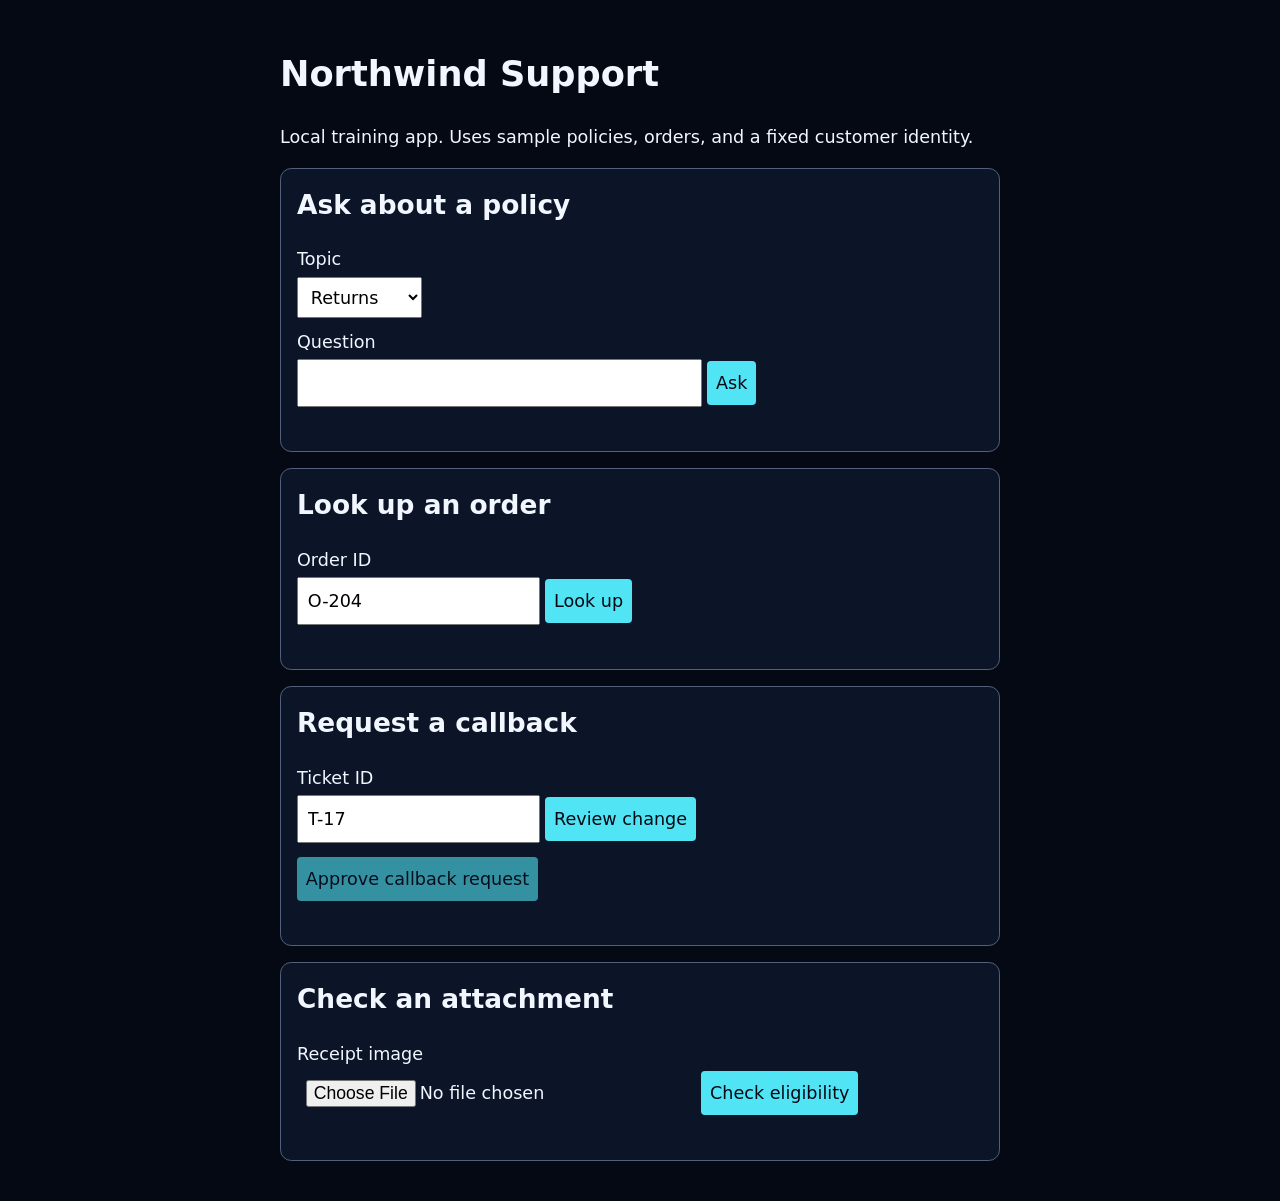
<file: modules/module-16/lab/wwwroot/index.html>
<!doctype html>
<html lang="en">
<head>
<meta charset="utf-8">
<meta name="viewport" content="width=device-width, initial-scale=1">
<title>Northwind Support</title>
<style>
body { margin: auto; max-width: 45rem; padding: 1.5rem; font: 1.1rem/1.5 system-ui; background: #050914; color: #f1f6ff; }
section { padding: 1rem; margin-block: 1rem; background: #0b1527; border: 1px solid #52607a; border-radius: .7rem; }
h2 { margin-top: 0; } label { display: block; }
input, select, button { box-sizing: border-box; max-width: 100%; margin-block: .25rem .65rem; padding: .55rem; font: inherit; }
button { background: #50e4f5; color: #050914; border: 0; border-radius: .25rem; }
button:disabled { opacity: .6; }
:focus-visible { outline: 3px solid #aa8cff; outline-offset: 3px; }
</style>
<script src="desk.js" defer></script>
</head>
<body>
<main>
<h1>Northwind Support</h1>
<p>Local training app. Uses sample policies, orders, and a fixed customer identity.</p>
<section>
<h2>Ask about a policy</h2>
<form id="policy">
<label for="topic">Topic</label>
<select id="topic" name="topic"><option value="returns">Returns</option><option value="shipping">Shipping</option><option value="warranty">Warranty</option><option value="gift-cards">Gift cards</option></select>
<label for="question">Question</label>
<input id="question" name="text" size="38">
<button>Ask</button>
</form>
<p id="policy-result" role="status"></p>
</section>
<section>
<h2>Look up an order</h2>
<form id="order">
<label for="order-id">Order ID</label>
<input id="order-id" name="id" value="O-204" required>
<button>Look up</button>
</form>
<p id="order-result" role="status"></p>
</section>
<section>
<h2>Request a callback</h2>
<form id="ticket">
<label for="ticket-id">Ticket ID</label>
<input id="ticket-id" name="ticket" value="T-17" required>
<button>Review change</button>
</form>
<button id="approve" type="button" disabled>Approve callback request</button>
<p id="ticket-result" role="status"></p>
</section>
<section>
<h2>Check an attachment</h2>
<form id="attachment">
<label for="attachment-file">Receipt image</label>
<input id="attachment-file" name="file" type="file" accept="image/jpeg" required>
<button>Check eligibility</button>
</form>
<p id="attachment-result" role="status"></p>
</section>
</main>
</body>
</html>
</file>
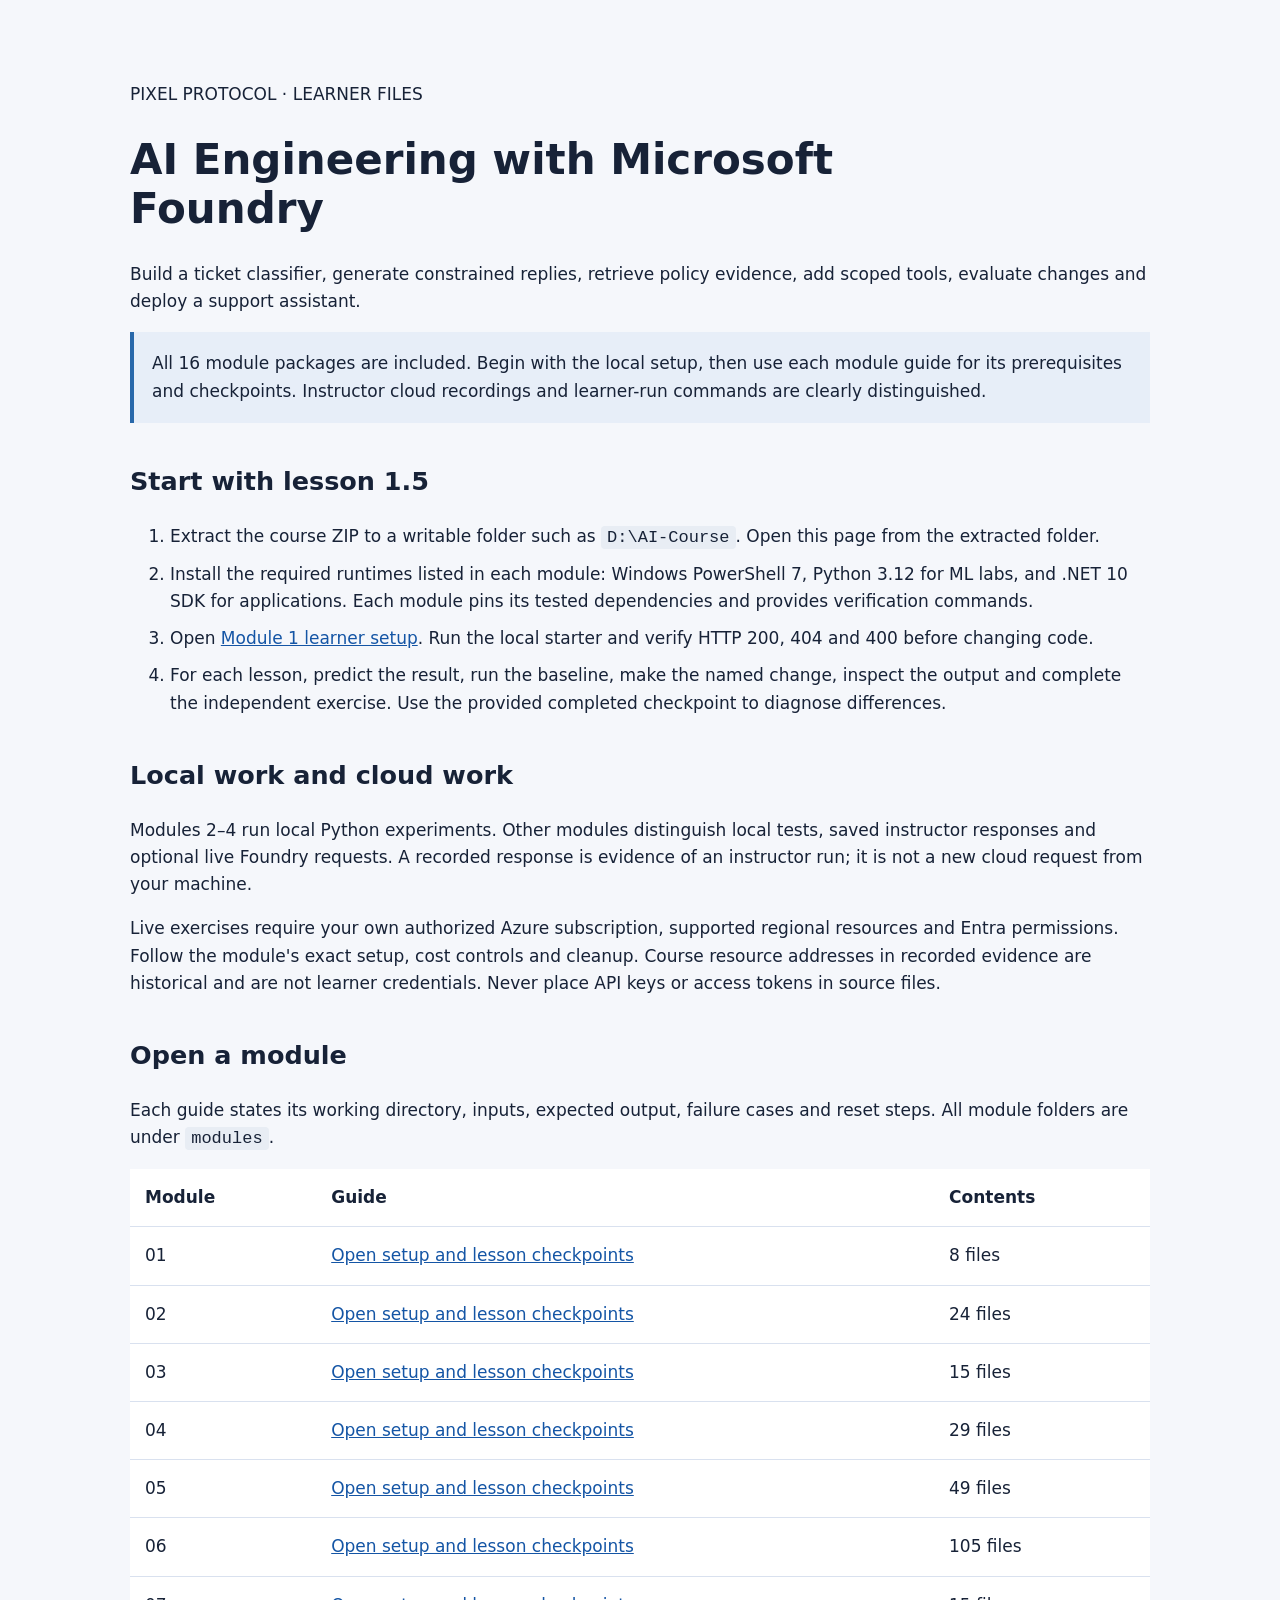
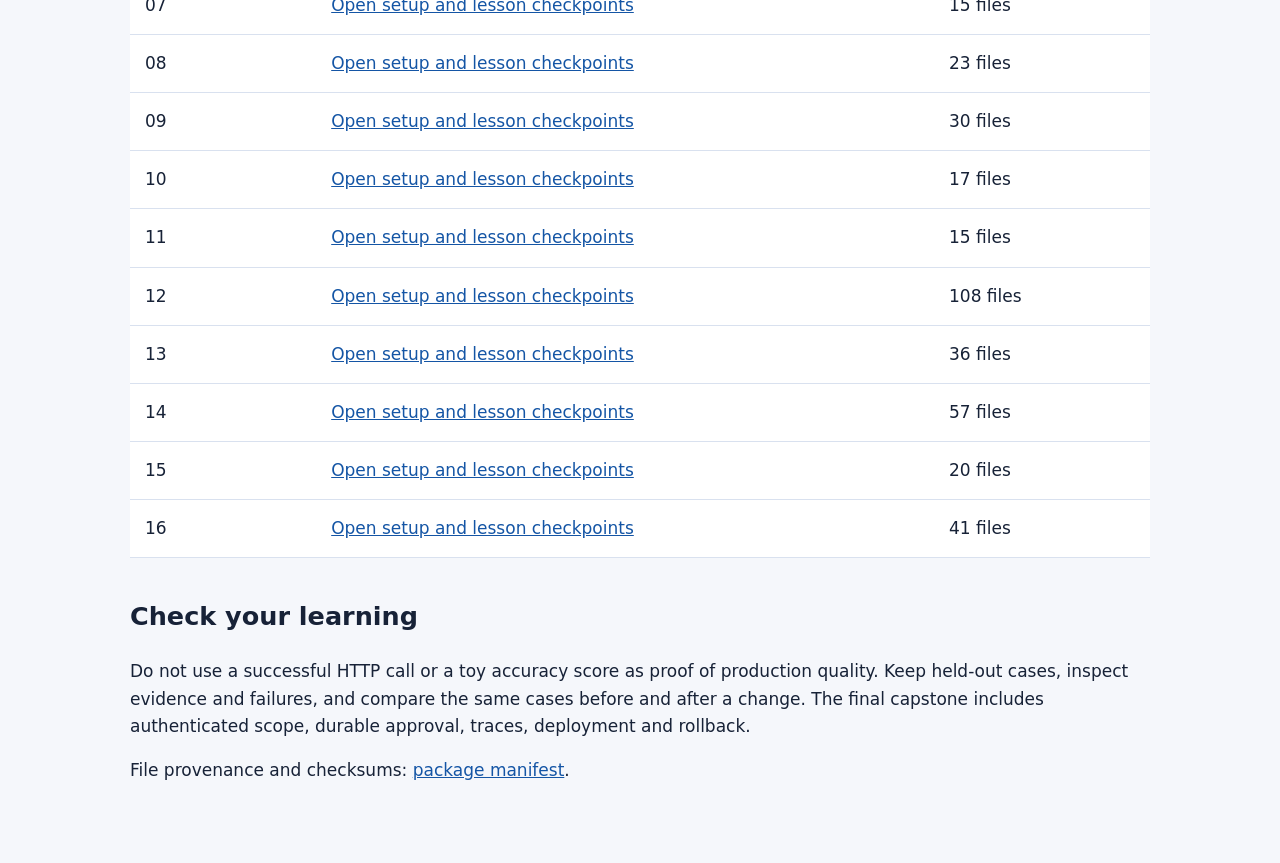
<file: START-HERE.html>
<!doctype html><html lang="en"><meta charset="utf-8"><meta name="viewport" content="width=device-width,initial-scale=1"><title>AI Engineering with Microsoft Foundry — Start here</title><style>body{margin:0;background:#f5f7fb;color:#172237;font:17px/1.6 system-ui}main{max-width:1020px;margin:auto;padding:64px 40px}h1{font-size:42px;line-height:1.15;max-width:800px}h2{margin-top:38px}a{color:#1455a5}code{background:#e8edf4;padding:2px 6px;border-radius:4px}table{width:100%;border-collapse:collapse;background:white}td,th{text-align:left;padding:15px;border-bottom:1px solid #d9e1ef}.note{background:#e7eef8;border-left:4px solid #2868aa;padding:18px}li{margin:10px 0}</style><main><p>PIXEL PROTOCOL · LEARNER FILES</p><h1>AI Engineering with Microsoft Foundry</h1><p>Build a ticket classifier, generate constrained replies, retrieve policy evidence, add scoped tools, evaluate changes and deploy a support assistant.</p><p class="note">All 16 module packages are included. Begin with the local setup, then use each module guide for its prerequisites and checkpoints. Instructor cloud recordings and learner-run commands are clearly distinguished.</p><h2>Start with lesson 1.5</h2><ol><li>Extract the course ZIP to a writable folder such as <code>D:\AI-Course</code>. Open this page from the extracted folder.</li><li>Install the required runtimes listed in each module: Windows PowerShell 7, Python 3.12 for ML labs, and .NET 10 SDK for applications. Each module pins its tested dependencies and provides verification commands.</li><li>Open <a href="modules/module-01/LEARNER-SETUP.md">Module 1 learner setup</a>. Run the local starter and verify HTTP 200, 404 and 400 before changing code.</li><li>For each lesson, predict the result, run the baseline, make the named change, inspect the output and complete the independent exercise. Use the provided completed checkpoint to diagnose differences.</li></ol><h2>Local work and cloud work</h2><p>Modules 2–4 run local Python experiments. Other modules distinguish local tests, saved instructor responses and optional live Foundry requests. A recorded response is evidence of an instructor run; it is not a new cloud request from your machine.</p><p>Live exercises require your own authorized Azure subscription, supported regional resources and Entra permissions. Follow the module's exact setup, cost controls and cleanup. Course resource addresses in recorded evidence are historical and are not learner credentials. Never place API keys or access tokens in source files.</p><h2>Open a module</h2><p>Each guide states its working directory, inputs, expected output, failure cases and reset steps. All module folders are under <code>modules</code>.</p><table><thead><tr><th>Module</th><th>Guide</th><th>Contents</th></tr></thead><tbody><tr><td>01</td><td><a href="modules/module-01/LEARNER-SETUP.md">Open setup and lesson checkpoints</a></td><td>8 files</td></tr><tr><td>02</td><td><a href="modules/module-02/README.md">Open setup and lesson checkpoints</a></td><td>24 files</td></tr><tr><td>03</td><td><a href="modules/module-03/README.md">Open setup and lesson checkpoints</a></td><td>15 files</td></tr><tr><td>04</td><td><a href="modules/module-04/README.md">Open setup and lesson checkpoints</a></td><td>29 files</td></tr><tr><td>05</td><td><a href="modules/module-05/README.md">Open setup and lesson checkpoints</a></td><td>49 files</td></tr><tr><td>06</td><td><a href="modules/module-06/README.md">Open setup and lesson checkpoints</a></td><td>105 files</td></tr><tr><td>07</td><td><a href="modules/module-07/README.md">Open setup and lesson checkpoints</a></td><td>15 files</td></tr><tr><td>08</td><td><a href="modules/module-08/README.md">Open setup and lesson checkpoints</a></td><td>23 files</td></tr><tr><td>09</td><td><a href="modules/module-09/README.md">Open setup and lesson checkpoints</a></td><td>30 files</td></tr><tr><td>10</td><td><a href="modules/module-10/README.md">Open setup and lesson checkpoints</a></td><td>17 files</td></tr><tr><td>11</td><td><a href="modules/module-11/README.md">Open setup and lesson checkpoints</a></td><td>15 files</td></tr><tr><td>12</td><td><a href="modules/module-12/README.md">Open setup and lesson checkpoints</a></td><td>108 files</td></tr><tr><td>13</td><td><a href="modules/module-13/README.md">Open setup and lesson checkpoints</a></td><td>36 files</td></tr><tr><td>14</td><td><a href="modules/module-14/README.md">Open setup and lesson checkpoints</a></td><td>57 files</td></tr><tr><td>15</td><td><a href="modules/module-15/README.md">Open setup and lesson checkpoints</a></td><td>20 files</td></tr><tr><td>16</td><td><a href="modules/module-16/README.md">Open setup and lesson checkpoints</a></td><td>41 files</td></tr></tbody></table><h2>Check your learning</h2><p>Do not use a successful HTTP call or a toy accuracy score as proof of production quality. Keep held-out cases, inspect evidence and failures, and compare the same cases before and after a change. The final capstone includes authenticated scope, durable approval, traces, deployment and rollback.</p><p>File provenance and checksums: <a href="package-manifest.json">package manifest</a>.</p></main></html>
</file>
